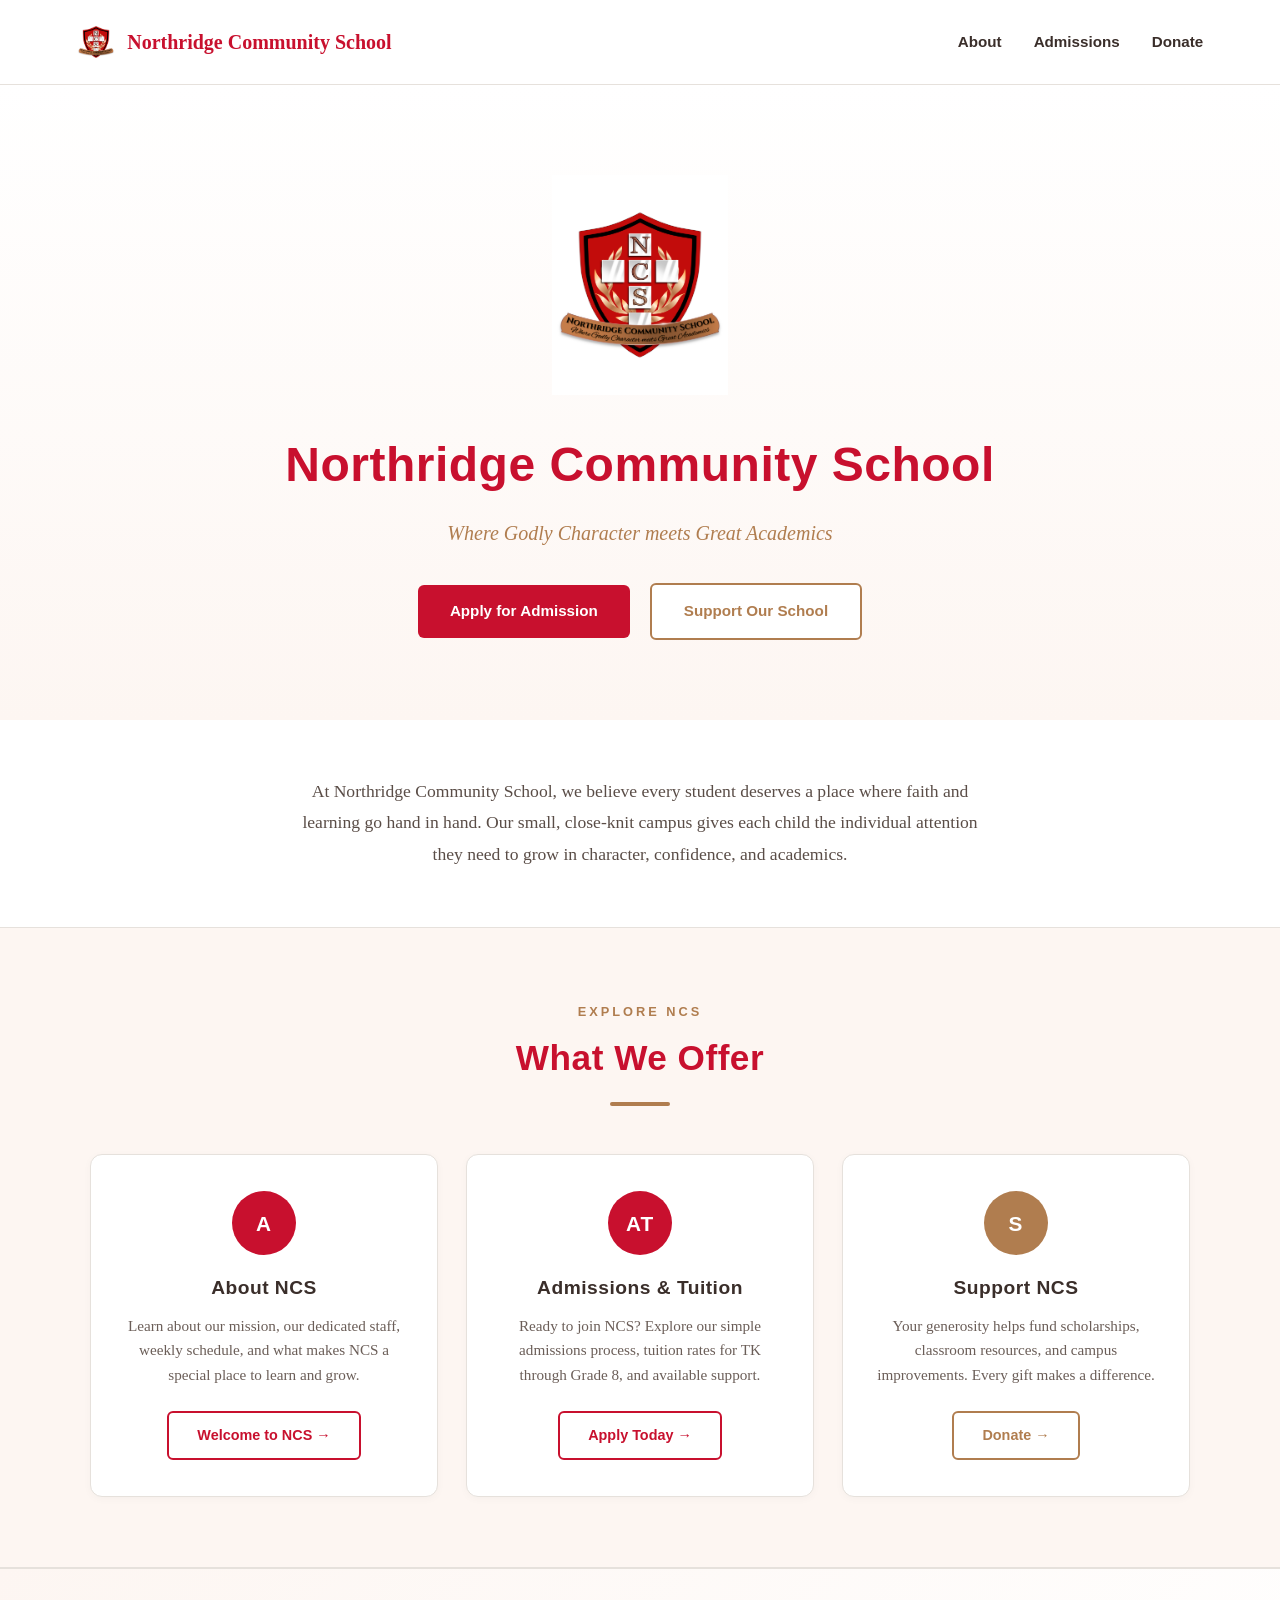
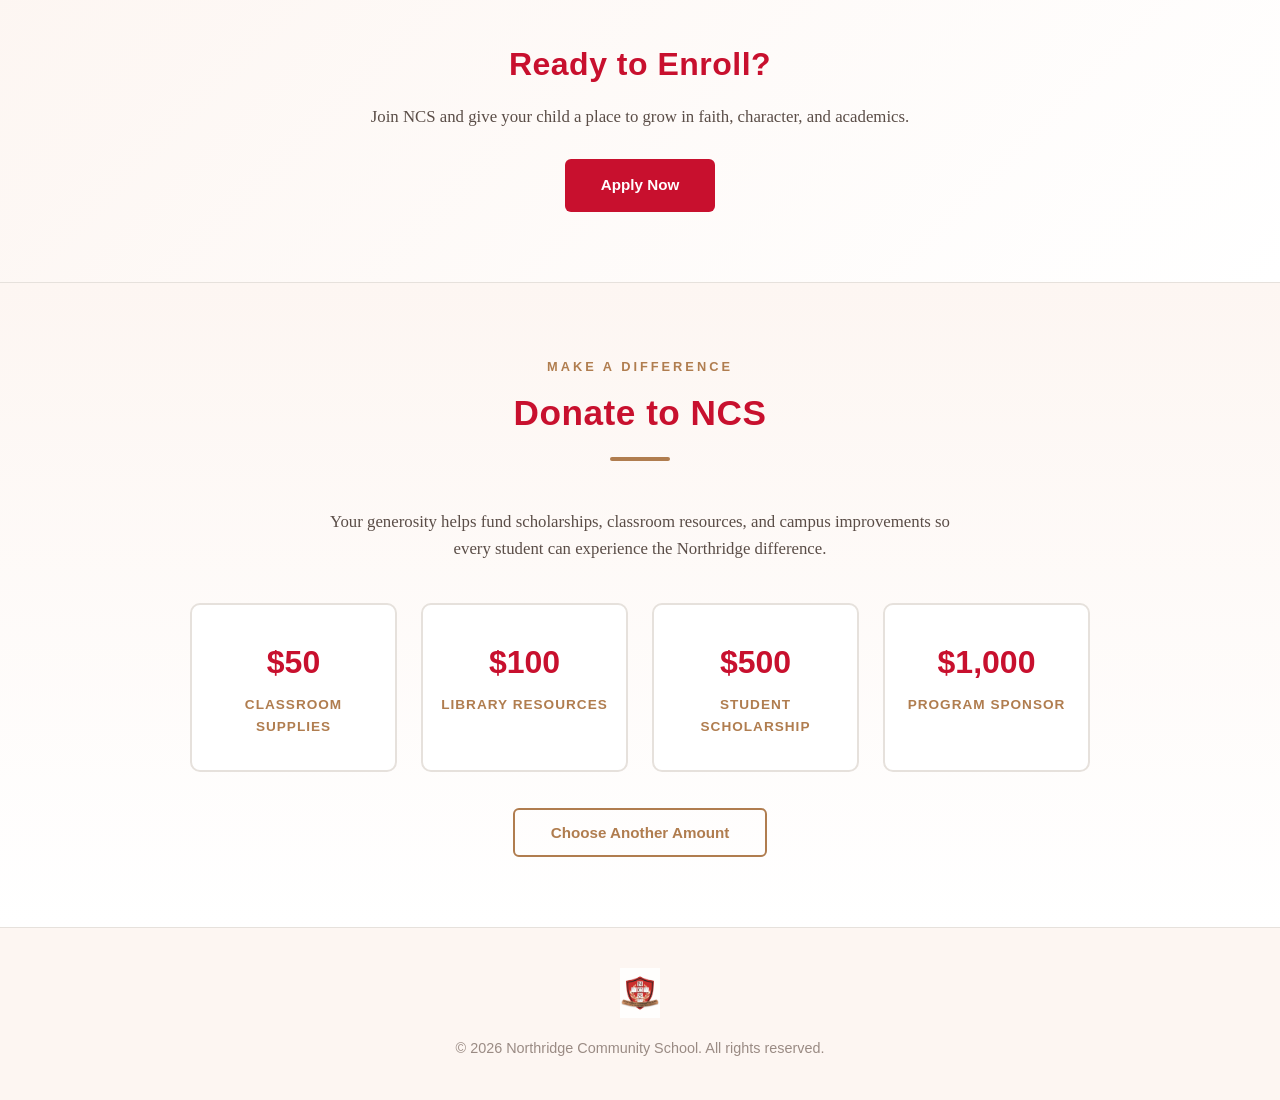
<file: index.html>
<!DOCTYPE html>
<html lang="en">
<head>
<meta charset="UTF-8">
<meta name="viewport" content="width=device-width, initial-scale=1.0">
<title>Northridge Community School</title>
<link rel="stylesheet" href="styles.css">
<style>
  .hero{text-align:center;padding:90px 6% 80px;background:linear-gradient(180deg,#fff 0%,#fdf6f2 100%);}
  .hero img.crest{height:220px;margin-bottom:24px;}
  .hero h1{font-size:3rem;color:var(--red);margin-bottom:14px;}
  .hero p.tagline{font-family:Georgia,serif;font-style:italic;font-size:1.25rem;margin-bottom:34px;position:relative;display:inline-block;background:linear-gradient(100deg,var(--bronze) 0%,var(--bronze) 40%,#ffe9b8 48%,#fff6e0 50%,#ffe9b8 52%,var(--bronze) 60%,var(--bronze) 100%);background-size:300% 100%;background-position:100% 0;-webkit-background-clip:text;background-clip:text;color:transparent;animation:shimmer 9s ease-in-out infinite;}
  .hero p.tagline::after{content:"✦";position:absolute;right:-38px;top:50%;transform:translateY(-50%) scale(0) rotate(0deg);color:var(--red);font-size:2.1rem;text-shadow:0 0 10px #fff,0 0 24px var(--bronze-light),0 0 40px rgba(200,16,46,0.65),0 0 60px rgba(200,16,46,0.35);animation:sparkle-pop 9s ease-in-out infinite;z-index:2;}
  .hero p.tagline::before{content:"✦";position:absolute;right:-16px;top:14%;transform:translateY(-50%) scale(0) rotate(0deg);color:var(--bronze);font-size:1.05rem;text-shadow:0 0 8px #fff,0 0 16px var(--bronze-light),0 0 28px rgba(176,125,79,0.5);animation:sparkle-pop-small 9s ease-in-out infinite;z-index:2;}
  @keyframes shimmer{0%{background-position:200% 0;}65%{background-position:-100% 0;}100%{background-position:-100% 0;}}
  @keyframes sparkle-pop{0%,48%{opacity:0;transform:translateY(-50%) scale(0.1) rotate(-30deg);}58%{opacity:1;transform:translateY(-50%) scale(2.1) rotate(20deg);}68%{opacity:1;transform:translateY(-50%) scale(1.3) rotate(0deg);}85%,100%{opacity:0;transform:translateY(-50%) scale(0.1) rotate(25deg);}}
  @keyframes sparkle-pop-small{0%,52%{opacity:0;transform:translateY(-50%) scale(0.1) rotate(15deg);}62%{opacity:1;transform:translateY(-50%) scale(1.9) rotate(-20deg);}72%{opacity:1;transform:translateY(-50%) scale(1.1) rotate(0deg);}88%,100%{opacity:0;transform:translateY(-50%) scale(0.1) rotate(-15deg);}}
  @media(prefers-reduced-motion:reduce){.hero p.tagline{animation:none;background-position:-100% 0;}.hero p.tagline::after,.hero p.tagline::before{animation:none;opacity:1;transform:translateY(-50%) scale(1) rotate(0deg);}}
  .hero-buttons a{display:inline-block;padding:14px 32px;margin:0 8px;border-radius:6px;font-family:'Trebuchet MS',sans-serif;font-weight:700;text-decoration:none;font-size:0.95rem;transition:transform 0.15s,box-shadow 0.15s;}
  .hero-buttons a:hover{transform:translateY(-2px);box-shadow:0 6px 14px rgba(0,0,0,0.12);}
  .intro-strip{text-align:center;padding:56px 6%;background:#fff;border-bottom:1px solid var(--grey-line);}
  .intro-strip p{max-width:700px;margin:0 auto;font-size:1.1rem;color:#5a4d47;line-height:1.8;}
  .preview-section{background:#fdf6f2;border-bottom:1px solid var(--grey-line);}
  .preview-grid{display:grid;grid-template-columns:repeat(3,1fr);gap:28px;max-width:1100px;margin:0 auto;}
  .preview-card{background:#fff;border:1px solid var(--grey-line);border-radius:12px;padding:36px 28px;text-align:center;box-shadow:0 2px 8px rgba(0,0,0,0.03);display:flex;flex-direction:column;align-items:center;}
  .preview-icon{width:64px;height:64px;border-radius:50%;background:var(--red);display:flex;align-items:center;justify-content:center;margin:0 auto 18px;font-size:1.6rem;}
  .preview-card h3{font-size:1.2rem;color:var(--ink);margin-bottom:10px;}
  .preview-card p{font-size:0.95rem;color:#6b5e58;margin-bottom:24px;flex:1;}
  .preview-link{display:inline-block;padding:11px 28px;border-radius:6px;font-family:'Trebuchet MS',sans-serif;font-weight:700;font-size:0.9rem;text-decoration:none;border:2px solid var(--red);color:var(--red);transition:all 0.2s;}
  .preview-link:hover{background:var(--red);color:#fff;}
  .preview-card.donate-preview .preview-link{border-color:var(--bronze);color:var(--bronze);}
  .preview-card.donate-preview .preview-link:hover{background:var(--bronze);color:#fff;}
  @media(max-width:900px){.preview-grid{grid-template-columns:1fr;max-width:480px;}}
  @media(max-width:600px){
    .hero{padding:56px 6%;}
    .hero img.crest{height:130px;margin-bottom:18px;}
    .hero h1{font-size:1.7rem;line-height:1.2;}
    .hero p.tagline{font-size:1.05rem;}
    .hero p.tagline::after{right:-18px;font-size:1.6rem;}
    .hero p.tagline::before{right:-2px;font-size:0.9rem;}
    .hero-buttons{display:flex;flex-direction:column;gap:12px;align-items:center;}
    .hero-buttons a{width:100%;max-width:280px;margin:0;text-align:center;}
    .intro-strip{padding:40px 6%;}
    .intro-strip p{font-size:1rem;}
  }
</style>
</head>
<body>

<nav>
  <a href="index.html" class="brand">
    <img src="logo.png" alt="NCS Crest">
    <span>Northridge Community School</span>
  </a>
  <ul class="nav-links" id="navLinks">
    <li><a href="about.html">About</a></li>
    <li><a href="admissions.html">Admissions</a></li>
    <li><a href="#donate">Donate</a></li>
  </ul>
  <button class="menu-toggle" id="menuToggle" aria-label="Toggle navigation" aria-expanded="false">
    <span></span><span></span><span></span>
  </button>
</nav>

<section class="hero">
  <img class="crest" src="logo.png" alt="Northridge Community School Crest">
  <h1>Northridge Community School</h1>
  <p class="tagline">Where Godly Character meets Great Academics</p>
  <div class="hero-buttons">
    <a href="admissions.html" class="btn-primary">Apply for Admission</a>
    <a href="#donate" class="btn-secondary">Support Our School</a>
  </div>
</section>

<div class="intro-strip">
  <p>At Northridge Community School, we believe every student deserves a place where faith and learning go hand in hand. Our small, close-knit campus gives each child the individual attention they need to grow in character, confidence, and academics.</p>
</div>

<section class="preview-section">
  <div class="section-header">
    <span class="eyebrow">Explore NCS</span>
    <h2>What We Offer</h2>
    <div class="divider"></div>
  </div>
  <div class="preview-grid">
    <div class="preview-card">
      <div class="preview-icon-text">A</div>
      <h3>About NCS</h3>
      <p>Learn about our mission, our dedicated staff, weekly schedule, and what makes NCS a special place to learn and grow.</p>
      <a href="about.html" class="preview-link">Welcome to NCS →</a>
    </div>
    <div class="preview-card">
      <div class="preview-icon-text">AT</div>
      <h3>Admissions &amp; Tuition</h3>
      <p>Ready to join NCS? Explore our simple admissions process, tuition rates for TK through Grade 8, and available support.</p>
      <a href="admissions.html" class="preview-link">Apply Today →</a>
    </div>
    <div class="preview-card donate-preview">
      <div class="preview-icon-text bronze">S</div>
      <h3>Support NCS</h3>
      <p>Your generosity helps fund scholarships, classroom resources, and campus improvements. Every gift makes a difference.</p>
      <a href="#donate" class="preview-link">Donate →</a>
    </div>
  </div>
</section>

<section class="enroll-cta">
  <h2>Ready to Enroll?</h2>
  <p>Join NCS and give your child a place to grow in faith, character, and academics.</p>
  <a href="admissions.html" class="btn-primary">Apply Now</a>
</section>

<section id="donate" class="donate-section">
  <div class="section-header">
    <span class="eyebrow">Make a Difference</span>
    <h2>Donate to NCS</h2>
    <div class="divider"></div>
  </div>
  <p class="lead">Your generosity helps fund scholarships, classroom resources, and campus improvements so every student can experience the Northridge difference.</p>
  <div class="donate-grid">
    <div class="donate-card"><div class="amount">$50</div><div class="label">Classroom Supplies</div></div>
    <div class="donate-card"><div class="amount">$100</div><div class="label">Library Resources</div></div>
    <div class="donate-card"><div class="amount">$500</div><div class="label">Student Scholarship</div></div>
    <div class="donate-card"><div class="amount">$1,000</div><div class="label">Program Sponsor</div></div>
  </div>
  <button class="donate-custom">Choose Another Amount</button>
</section>

<footer>
  <img class="crest-small" src="logo.png" alt="NCS Crest">
  <p>&copy; 2026 Northridge Community School. All rights reserved.</p>
</footer>

<script src="shared.js"></script>
</body>
</html>
</file>
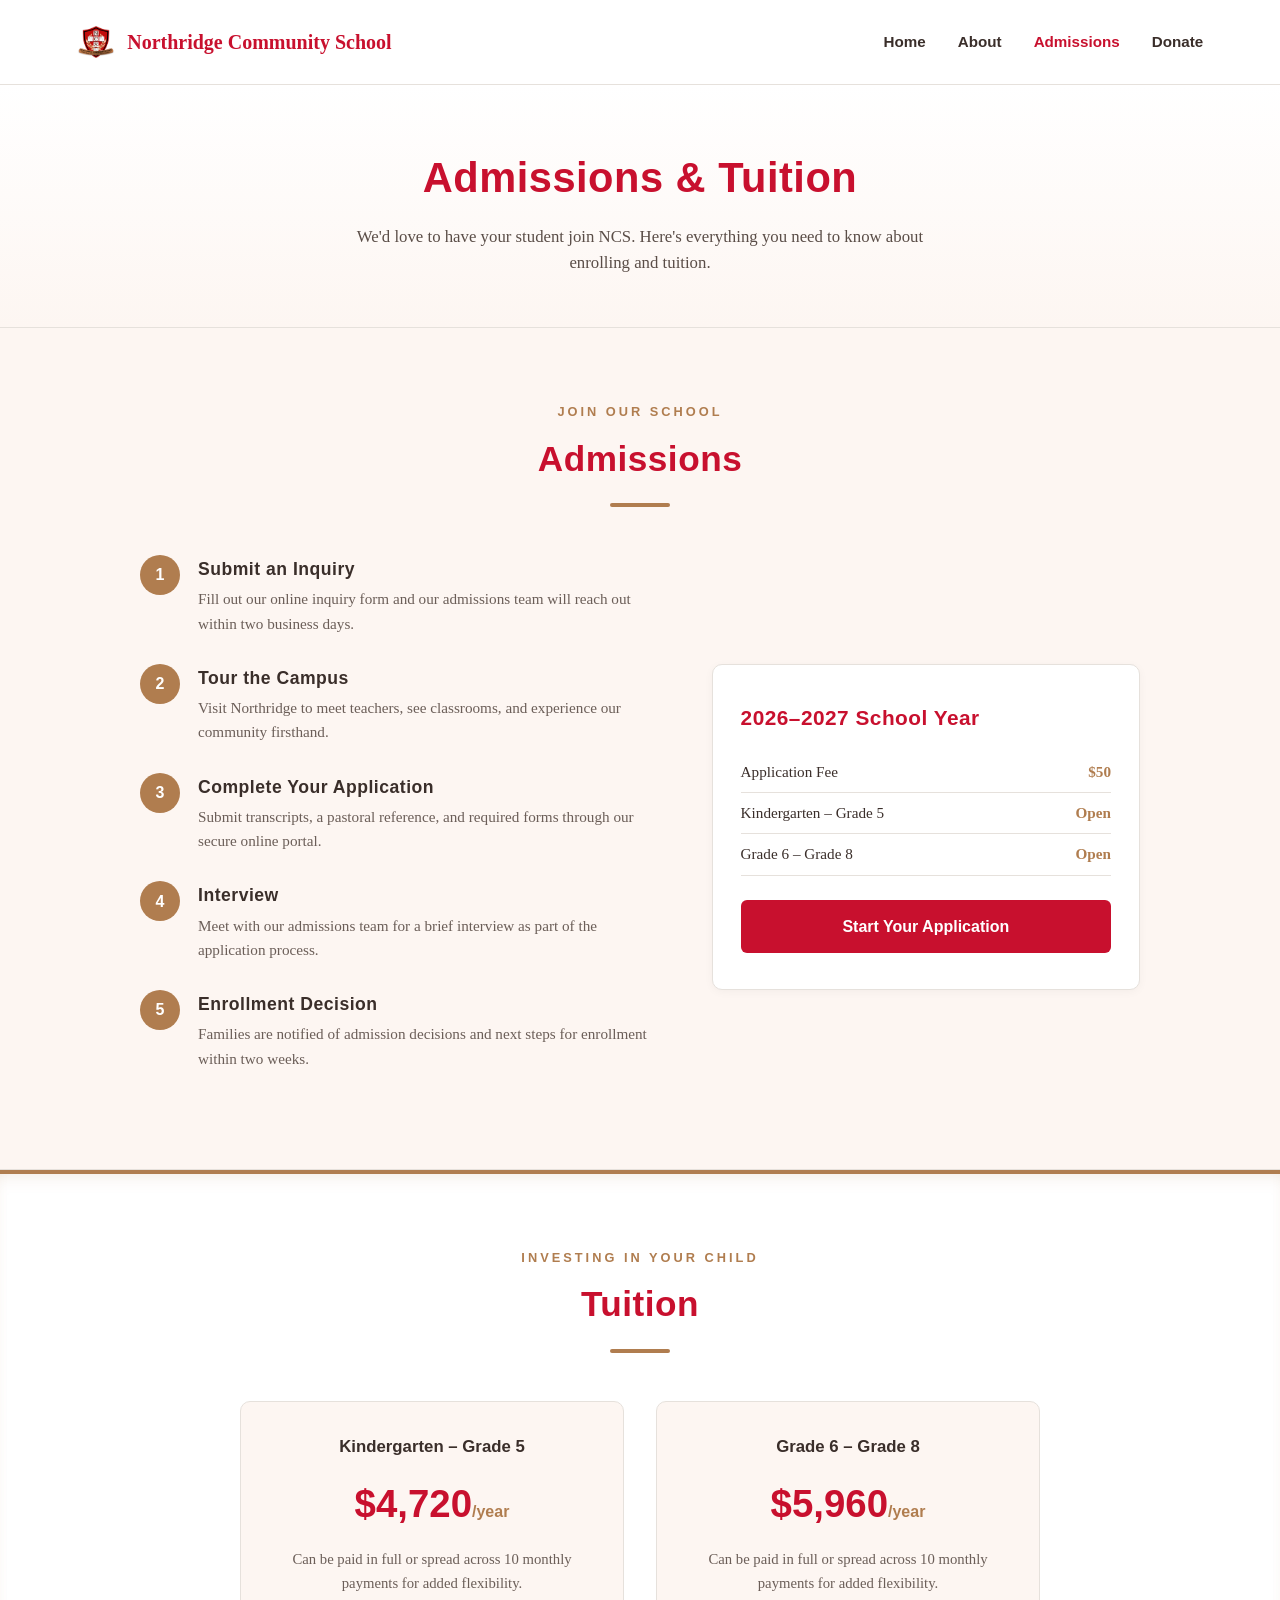
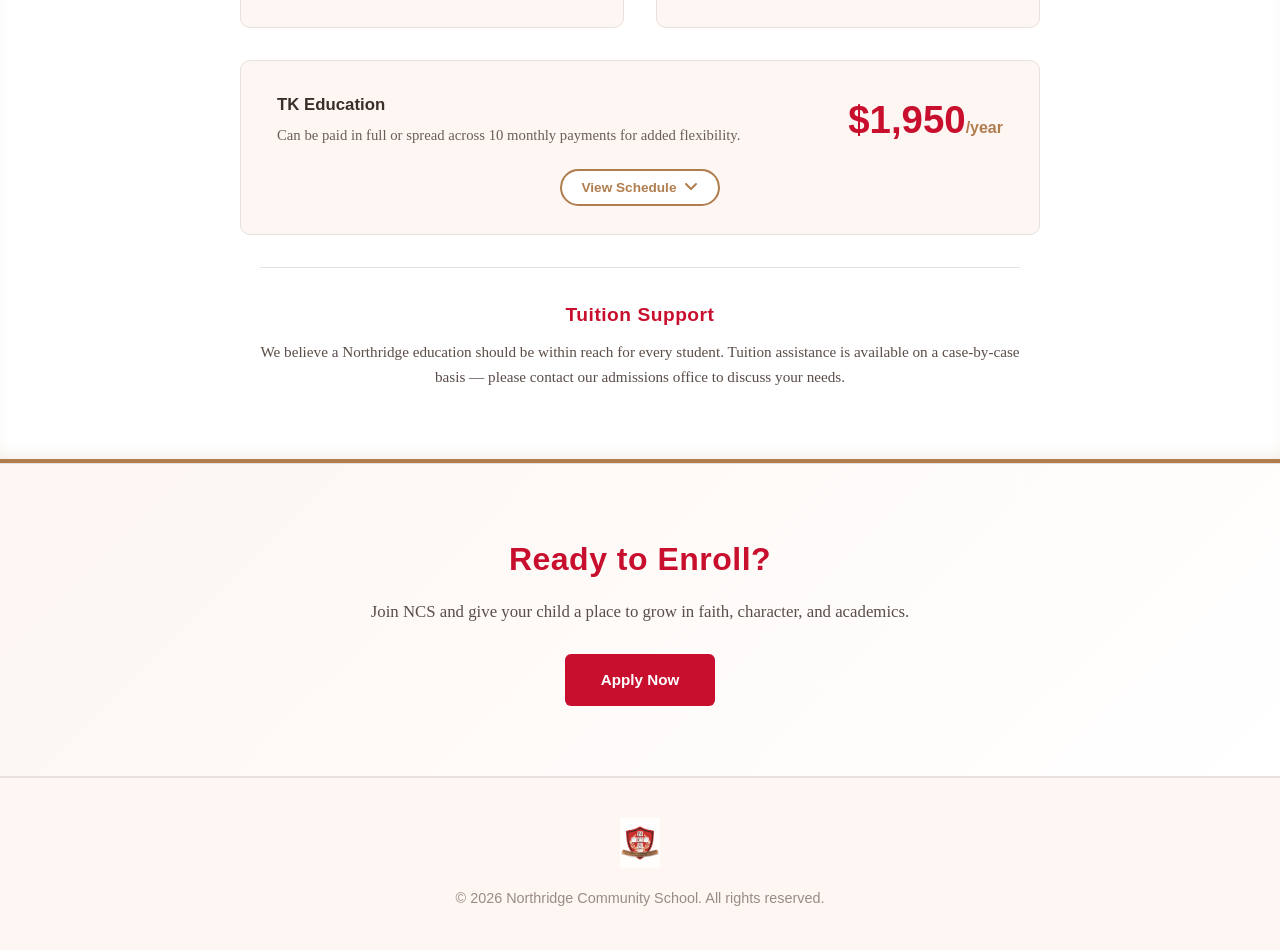
<file: admissions.html>
<!DOCTYPE html>
<html lang="en">
<head>
<meta charset="UTF-8">
<meta name="viewport" content="width=device-width, initial-scale=1.0">
<title>Admissions & Tuition | Northridge Community School</title>
<link rel="stylesheet" href="styles.css">
</head>
<body>

<nav>
  <a href="index.html" class="brand">
    <img src="logo.png" alt="NCS Crest">
    <span>Northridge Community School</span>
  </a>
  <ul class="nav-links" id="navLinks">
    <li><a href="index.html">Home</a></li>
    <li><a href="about.html">About</a></li>
    <li><a href="admissions.html" class="active">Admissions</a></li>
    <li><a href="index.html#donate">Donate</a></li>
  </ul>
  <button class="menu-toggle" id="menuToggle" aria-label="Toggle navigation" aria-expanded="false">
    <span></span><span></span><span></span>
  </button>
</nav>

<div class="page-header">
  <h1>Admissions &amp; Tuition</h1>
  <p>We'd love to have your student join NCS. Here's everything you need to know about enrolling and tuition.</p>
</div>

<!-- ADMISSIONS -->
<section id="admissions" class="section-alt">
  <div class="section-header">
    <span class="eyebrow">Join Our School</span>
    <h2>Admissions</h2>
    <div class="divider"></div>
  </div>
  <div class="admissions-wrap">
    <ol class="steps">
      <li>
        <div>
          <h3>Submit an Inquiry</h3>
          <p>Fill out our online inquiry form and our admissions team will reach out within two business days.</p>
        </div>
      </li>
      <li>
        <div>
          <h3>Tour the Campus</h3>
          <p>Visit Northridge to meet teachers, see classrooms, and experience our community firsthand.</p>
        </div>
      </li>
      <li>
        <div>
          <h3>Complete Your Application</h3>
          <p>Submit transcripts, a pastoral reference, and required forms through our secure online portal.</p>
        </div>
      </li>
      <li>
        <div>
          <h3>Interview</h3>
          <p>Meet with our admissions team for a brief interview as part of the application process.</p>
        </div>
      </li>
      <li>
        <div>
          <h3>Enrollment Decision</h3>
          <p>Families are notified of admission decisions and next steps for enrollment within two weeks.</p>
        </div>
      </li>
    </ol>
    <div class="admissions-card">
      <h3>2026–2027 School Year</h3>
      <ul>
        <li><span>Application Fee</span><span>$50</span></li>
        <li><span>Kindergarten – Grade 5</span><span>Open</span></li>
        <li><span>Grade 6 – Grade 8</span><span>Open</span></li>
      </ul>
      <a href="#">Start Your Application</a>
    </div>
  </div>
</section>

<!-- TUITION -->
<section id="tuition" class="section-tuition">
  <div class="section-header">
    <span class="eyebrow">Investing in Your Child</span>
    <h2>Tuition</h2>
    <div class="divider"></div>
  </div>
  <div class="tuition-grid">
    <div class="tuition-card">
      <div class="tuition-grade">Kindergarten – Grade 5</div>
      <div class="tuition-amount">$4,720<span>/year</span></div>
      <p>Can be paid in full or spread across 10 monthly payments for added flexibility.</p>
    </div>
    <div class="tuition-card">
      <div class="tuition-grade">Grade 6 – Grade 8</div>
      <div class="tuition-amount">$5,960<span>/year</span></div>
      <p>Can be paid in full or spread across 10 monthly payments for added flexibility.</p>
    </div>
  </div>
  <div class="tuition-card tuition-card-wide tuition-card-expandable" id="tkCard">
    <div class="tuition-wide-main">
      <div class="tuition-wide-text">
        <div class="tuition-grade">TK Education</div>
        <p>Can be paid in full or spread across 10 monthly payments for added flexibility.</p>
      </div>
      <div class="tuition-amount">$1,950<span>/year</span></div>
    </div>
    <button class="tuition-toggle" id="tkToggle" aria-expanded="false">
      <span>View Schedule</span>
      <svg class="tuition-arrow" width="14" height="14" viewBox="0 0 14 14" fill="none" xmlns="http://www.w3.org/2000/svg">
        <path d="M2 4L7 9L12 4" stroke="currentColor" stroke-width="2" stroke-linecap="round" stroke-linejoin="round"/>
      </svg>
    </button>
    <div class="tuition-details" id="tkDetails">
      <p>TK students attend campus on <strong>Wednesdays and Fridays</strong>.</p>
    </div>
  </div>
  <div class="tuition-note">
    <h3>Tuition Support</h3>
    <p>We believe a Northridge education should be within reach for every student. Tuition assistance is available on a case-by-case basis — please contact our admissions office to discuss your needs.</p>
  </div>
</section>

<section class="enroll-cta">
  <h2>Ready to Enroll?</h2>
  <p>Join NCS and give your child a place to grow in faith, character, and academics.</p>
  <a href="#admissions" class="btn-primary">Apply Now</a>
</section>

<footer>
  <img class="crest-small" src="logo.png" alt="NCS Crest">
  <p>&copy; 2026 Northridge Community School. All rights reserved.</p>
</footer>

<script src="shared.js"></script>
</body>
</html>
</file>
<file: styles.css>
:root{
  --red:#C8102E;
  --bronze:#B07D4F;
  --bronze-light:#D9B48F;
  --cream:#FFFFFF;
  --ink:#3A2E2A;
  --grey-line:#E6E1DC;
}
*{box-sizing:border-box;margin:0;padding:0;}
html{overflow-x:hidden;}
body{font-family:'Georgia','Times New Roman',serif;color:var(--ink);background:#fff;line-height:1.6;overflow-x:hidden;width:100%;}
h1,h2,h3{font-family:'Trebuchet MS','Helvetica Neue',sans-serif;font-weight:700;letter-spacing:0.5px;}

/* NAV */
nav{display:flex;align-items:center;justify-content:space-between;padding:18px 6%;background:#fff;border-bottom:1px solid var(--grey-line);position:sticky;top:0;z-index:100;}
.brand{display:flex;align-items:center;gap:12px;}
.brand img{height:48px;}
.brand span{font-size:1.25rem;color:var(--red);font-weight:700;}
.nav-links{display:flex;gap:32px;list-style:none;}
.nav-links a{text-decoration:none;color:var(--ink);font-family:'Trebuchet MS',sans-serif;font-size:0.95rem;font-weight:600;transition:color 0.2s;}
.nav-links a:hover,.nav-links a.active{color:var(--red);}
.menu-toggle{display:none;flex-direction:column;gap:5px;background:none;border:none;cursor:pointer;padding:8px;}
.menu-toggle span{display:block;width:24px;height:3px;background:var(--red);border-radius:2px;transition:transform 0.2s,opacity 0.2s;}
.menu-toggle.open span:nth-child(1){transform:translateY(8px) rotate(45deg);}
.menu-toggle.open span:nth-child(2){opacity:0;}
.menu-toggle.open span:nth-child(3){transform:translateY(-8px) rotate(-45deg);}

/* PAGE HEADER */
.page-header{text-align:center;padding:60px 6% 50px;background:linear-gradient(180deg,#fff 0%,#fdf6f2 100%);}
.page-header h1{font-size:2.6rem;color:var(--red);margin-bottom:12px;}
.page-header p{font-size:1.05rem;color:#5a4d47;max-width:600px;margin:0 auto;}

/* SECTIONS */
section{padding:70px 6%;}
.section-alt{background:#fdf6f2;border-top:1px solid var(--grey-line);border-bottom:1px solid var(--grey-line);}
.section-tuition{background:#fff;border-top:4px solid var(--bronze);border-bottom:4px solid var(--bronze);box-shadow:inset 0 12px 24px -20px rgba(176,125,79,0.4),inset 0 -12px 24px -20px rgba(176,125,79,0.4);}
.section-header{text-align:center;margin-bottom:48px;}
.section-header .eyebrow{display:inline-block;color:var(--bronze);font-family:'Trebuchet MS',sans-serif;font-weight:700;font-size:0.8rem;letter-spacing:3px;text-transform:uppercase;margin-bottom:8px;}
.section-header h2{font-size:2.2rem;color:var(--red);}
.divider{width:60px;height:4px;background:var(--bronze);margin:16px auto 0;border-radius:2px;}

/* BUTTONS */
.btn-primary{background:var(--red);color:#fff;}
.btn-secondary{background:#fff;color:var(--bronze);border:2px solid var(--bronze);}

/* ABOUT */
.about-grid{display:grid;grid-template-columns:repeat(4,1fr);gap:28px;max-width:1200px;margin:0 auto;}
.about-card{background:#fff;border:1px solid var(--grey-line);border-radius:10px;padding:32px 24px;text-align:center;box-shadow:0 2px 8px rgba(0,0,0,0.03);}
.about-card .icon{width:56px;height:56px;margin:0 auto 16px;border-radius:50%;background:var(--red);display:flex;align-items:center;justify-content:center;color:#fff;font-size:1.4rem;font-family:'Trebuchet MS',sans-serif;font-weight:700;}
.about-card h3{color:var(--ink);margin-bottom:10px;font-size:1.15rem;}
.about-card p{font-size:0.95rem;color:#6b5e58;}
.about-intro{max-width:760px;margin:0 auto 48px;text-align:center;font-size:1.05rem;color:#5a4d47;}

/* VIDEO PLACEHOLDER */
.video-placeholder{max-width:800px;margin:48px auto 0;aspect-ratio:16/9;background:#fdf6f2;border:2px dashed var(--bronze-light);border-radius:10px;display:flex;align-items:center;justify-content:center;}
.video-placeholder-inner{text-align:center;color:var(--bronze);}
.video-icon{width:60px;height:60px;border-radius:50%;background:var(--bronze);color:#fff;display:flex;align-items:center;justify-content:center;font-size:1.4rem;margin:0 auto 12px;}
.video-placeholder-inner p{font-family:'Trebuchet MS',sans-serif;font-weight:600;font-size:0.95rem;}

/* STATS BANNER */
.stats-banner{max-width:500px;margin:56px auto 0;display:grid;grid-template-columns:1fr;gap:32px;padding-top:48px;border-top:1px solid var(--grey-line);}
.stat-item{text-align:center;padding:8px 16px;}
.stat-number{font-family:'Trebuchet MS',sans-serif;font-weight:700;font-size:3rem;color:var(--red);line-height:1;margin-bottom:12px;display:inline-block;transition:transform 0.2s;}
.stat-number.pop{animation:stat-pop 0.5s ease;}
@keyframes stat-pop{0%{transform:scale(1);}40%{transform:scale(1.25);color:var(--bronze);}100%{transform:scale(1);}}
.stat-item p{font-size:0.95rem;color:#6b5e58;max-width:340px;margin:0 auto;}

/* WEEKLY SCHEDULE BAR */
.schedule-bar{max-width:1200px;margin:40px auto 0;background:#fdf6f2;border:1px solid var(--grey-line);border-radius:10px;padding:28px 32px;}
.schedule-bar h3{text-align:center;color:var(--ink);font-size:1.1rem;margin-bottom:6px;}
.schedule-subtitle{text-align:center;color:var(--bronze);font-family:'Trebuchet MS',sans-serif;font-weight:600;font-size:0.85rem;letter-spacing:0.5px;margin-bottom:24px;}
.schedule-table{display:grid;grid-template-columns:repeat(5,1fr);gap:0 16px;}
.schedule-item{display:flex;flex-direction:column;align-items:center;gap:14px;}
.schedule-item .day-name{font-family:'Trebuchet MS',sans-serif;font-weight:700;font-size:0.95rem;color:var(--ink);padding-bottom:14px;border-bottom:1px solid var(--grey-line);width:100%;text-align:center;}
.day-tag{display:inline-block;padding:5px 18px;border-radius:20px;font-size:0.8rem;font-weight:700;letter-spacing:0.5px;font-family:'Trebuchet MS',sans-serif;}
.day-tag.home{background:var(--bronze);color:#fff;}
.day-tag.campus{background:var(--red);color:#fff;box-shadow:0 0 0 0 rgba(200,16,46,0.55);animation:campus-pulse 2.4s ease-out infinite;}
@keyframes campus-pulse{0%{box-shadow:0 0 0 0 rgba(200,16,46,0.55);}70%{box-shadow:0 0 0 8px rgba(200,16,46,0);}100%{box-shadow:0 0 0 0 rgba(200,16,46,0);}}
@media(prefers-reduced-motion:reduce){.day-tag.campus{animation:none;box-shadow:0 0 0 4px rgba(200,16,46,0.15);}}

/* STAFF */
.staff-grid{display:grid;grid-template-columns:repeat(auto-fit,minmax(180px,1fr));gap:28px;max-width:1100px;margin:0 auto;justify-content:center;}
.staff-card{text-align:center;}
.staff-photo{width:120px;height:120px;border-radius:50%;margin:0 auto 14px;background:linear-gradient(135deg,var(--bronze-light),var(--bronze));display:flex;align-items:center;justify-content:center;color:#fff;font-family:'Trebuchet MS',sans-serif;font-size:1.6rem;font-weight:700;border:4px solid #fff;box-shadow:0 2px 10px rgba(0,0,0,0.08);overflow:hidden;}
.staff-photo img{width:100%;height:100%;object-fit:cover;object-position:center 25%;}
.staff-card h3{font-size:1.05rem;color:var(--ink);margin-bottom:4px;}
.staff-card p{font-size:0.88rem;color:var(--bronze);font-family:'Trebuchet MS',sans-serif;font-weight:600;}

/* EVENTS & SCHEDULE */
.events-section{background:#fff;border-bottom:1px solid var(--grey-line);}
.events-grid{display:grid;grid-template-columns:repeat(2,1fr);gap:32px;max-width:1100px;margin:0 auto;}
.accordion-card{background:#fff;border:1px solid var(--grey-line);border-radius:12px;overflow:hidden;box-shadow:0 2px 10px rgba(0,0,0,0.04);}
.accordion-card-header{display:flex;align-items:center;gap:12px;padding:20px 24px;border-bottom:1px solid var(--grey-line);background:#fdf6f2;}
.accordion-card-icon{font-size:1.4rem;line-height:1;}
.accordion-card-header h3{font-size:1.1rem;color:var(--ink);margin:0;}
.accordion-list{padding:8px 0;}
.accordion-item{border-bottom:1px solid var(--grey-line);}
.accordion-item:last-child{border-bottom:none;}
.accordion-trigger{width:100%;display:flex;align-items:center;gap:12px;padding:14px 24px;background:none;border:none;cursor:pointer;text-align:left;transition:background 0.15s;}
.accordion-trigger:hover{background:#fdf6f2;}
.accordion-item.has-event .accordion-trigger{border-left:3px solid var(--red);}
.accordion-item:not(.has-event) .accordion-trigger{border-left:3px solid var(--grey-line);}
.accordion-day-label{font-family:'Trebuchet MS',sans-serif;font-weight:700;font-size:0.95rem;color:var(--ink);flex:1;}
.accordion-meta{font-size:0.8rem;color:var(--bronze);font-family:'Trebuchet MS',sans-serif;font-weight:600;margin-right:8px;}
.accordion-item:not(.has-event) .accordion-meta{color:#bbb;}
.accordion-arrow{flex-shrink:0;color:var(--bronze);transition:transform 0.25s ease;}
.accordion-trigger[aria-expanded="true"] .accordion-arrow{transform:rotate(180deg);}
.accordion-body{max-height:0;overflow:hidden;transition:max-height 0.3s ease,padding 0.3s ease;padding:0 24px;}
.accordion-body.open{max-height:400px;padding:12px 24px 16px;}
.accordion-empty{font-size:0.88rem;color:#aaa;font-style:italic;margin:0;}
.event-item{display:flex;align-items:flex-start;gap:14px;padding:8px 0;border-bottom:1px solid var(--grey-line);}
.event-item:last-child{border-bottom:none;}
.event-time{font-family:'Trebuchet MS',sans-serif;font-size:0.78rem;font-weight:700;color:var(--red);background:#fff0f2;padding:3px 8px;border-radius:4px;white-space:nowrap;flex-shrink:0;margin-top:2px;}
.event-badge{font-size:1.1rem;flex-shrink:0;margin-top:2px;}
.event-item strong{font-family:'Trebuchet MS',sans-serif;font-size:0.92rem;color:var(--ink);display:block;margin-bottom:2px;}
.event-item p{font-size:0.82rem;color:#888;margin:0;}

/* ADMISSIONS */
.admissions-wrap{max-width:1000px;margin:0 auto;display:grid;grid-template-columns:1.1fr 0.9fr;gap:48px;align-items:center;}
.steps{list-style:none;counter-reset:step;}
.steps li{counter-increment:step;display:flex;gap:18px;margin-bottom:28px;}
.steps li::before{content:counter(step);flex-shrink:0;width:40px;height:40px;border-radius:50%;background:var(--bronze);color:#fff;display:flex;align-items:center;justify-content:center;font-family:'Trebuchet MS',sans-serif;font-weight:700;}
.steps h3{font-size:1.1rem;margin-bottom:4px;color:var(--ink);}
.steps p{font-size:0.95rem;color:#6b5e58;}
.admissions-card{background:#fff;border:1px solid var(--grey-line);border-radius:10px;padding:36px 28px;box-shadow:0 2px 10px rgba(0,0,0,0.04);}
.admissions-card h3{color:var(--red);margin-bottom:18px;font-size:1.3rem;}
.admissions-card ul{list-style:none;margin-bottom:24px;}
.admissions-card ul li{padding:8px 0;border-bottom:1px solid var(--grey-line);display:flex;justify-content:space-between;font-size:0.95rem;}
.admissions-card ul li span:last-child{color:var(--bronze);font-weight:700;}
.admissions-card a{display:block;text-align:center;background:var(--red);color:#fff;padding:14px;border-radius:6px;text-decoration:none;font-family:'Trebuchet MS',sans-serif;font-weight:700;}

/* TUITION */
.tuition-grid{display:grid;grid-template-columns:repeat(2,1fr);gap:32px;max-width:800px;margin:0 auto 32px;}
.tuition-card{background:#fdf6f2;border:1px solid var(--grey-line);border-radius:10px;padding:32px 28px;text-align:center;}
.tuition-grade{font-family:'Trebuchet MS',sans-serif;font-weight:700;color:var(--ink);font-size:1.05rem;margin-bottom:12px;}
.tuition-amount{font-family:'Trebuchet MS',sans-serif;font-weight:700;font-size:2.4rem;color:var(--red);margin-bottom:14px;}
.tuition-amount span{font-size:1rem;font-weight:600;color:var(--bronze);}
.tuition-card p{font-size:0.92rem;color:#6b5e58;}
.tuition-card-wide{max-width:800px;margin:0 auto 32px;padding:28px 36px;}
.tuition-wide-main{display:flex;align-items:center;justify-content:space-between;gap:24px;text-align:left;}
.tuition-wide-text .tuition-grade{margin-bottom:6px;}
.tuition-wide-text p{margin:0;}
.tuition-card-wide .tuition-amount{margin-bottom:0;flex-shrink:0;white-space:nowrap;}
.tuition-card-wide .tuition-toggle{margin:18px auto 0;}
.tuition-toggle{display:flex;align-items:center;justify-content:center;gap:8px;margin:18px auto 0;background:#fff;border:2px solid var(--bronze);color:var(--bronze);font-family:'Trebuchet MS',sans-serif;font-weight:700;font-size:0.85rem;padding:9px 20px;border-radius:24px;cursor:pointer;transition:background 0.2s,color 0.2s;animation:toggle-attention 2.5s ease-in-out infinite;}
.tuition-toggle:hover,.tuition-toggle[aria-expanded="true"]{background:var(--bronze);color:#fff;}
.tuition-arrow{transition:transform 0.25s ease;}
.tuition-toggle[aria-expanded="true"] .tuition-arrow{transform:rotate(180deg);}
@keyframes toggle-attention{0%,100%{box-shadow:0 0 0 0 rgba(176,125,79,0.35);}50%{box-shadow:0 0 0 8px rgba(176,125,79,0);}}
@media(prefers-reduced-motion:reduce){.tuition-toggle{animation:none;}}
.tuition-details{max-height:0;overflow:hidden;transition:max-height 0.3s ease,opacity 0.3s ease,margin-top 0.3s ease;opacity:0;margin-top:0;}
.tuition-details.open{max-height:120px;opacity:1;margin-top:16px;}
.tuition-details p{background:#fff;border:1px solid var(--grey-line);border-radius:8px;padding:12px 16px;font-size:0.9rem;color:var(--ink);}
.tuition-details strong{color:var(--red);}
.tuition-note{max-width:760px;margin:0 auto;text-align:center;border-top:1px solid var(--grey-line);padding-top:32px;}
.tuition-note h3{color:var(--red);font-size:1.2rem;margin-bottom:10px;}
.tuition-note p{font-size:0.95rem;color:#5a4d47;}

/* ENROLL CTA */
.enroll-cta{text-align:center;background:linear-gradient(135deg,#fdf6f2 0%,#fff 100%);border-top:1px solid var(--grey-line);border-bottom:1px solid var(--grey-line);}
.enroll-cta h2{font-size:2rem;color:var(--red);margin-bottom:14px;}
.enroll-cta p{max-width:560px;margin:0 auto 28px;font-size:1.05rem;color:#5a4d47;}
.enroll-cta a{display:inline-block;padding:14px 36px;border-radius:6px;font-family:'Trebuchet MS',sans-serif;font-weight:700;text-decoration:none;font-size:0.95rem;transition:transform 0.15s,box-shadow 0.15s;animation:enroll-pulse 2.6s ease-in-out infinite;}
.enroll-cta a:hover{transform:translateY(-2px);box-shadow:0 6px 14px rgba(0,0,0,0.12);}
@keyframes enroll-pulse{0%,100%{box-shadow:0 0 0 0 rgba(200,16,46,0.4);}50%{box-shadow:0 0 0 10px rgba(200,16,46,0);}}
@media(prefers-reduced-motion:reduce){.enroll-cta a{animation:none;}}

/* DONATE */
.donate-section{background:linear-gradient(180deg,#fdf6f2 0%,#fff 100%);text-align:center;}
.donate-section p.lead{max-width:640px;margin:0 auto 40px;font-size:1.05rem;color:#5a4d47;}
.donate-grid{display:grid;grid-template-columns:repeat(4,1fr);gap:24px;max-width:900px;margin:0 auto 36px;}
.donate-card{background:#fff;border:2px solid var(--grey-line);border-radius:10px;padding:32px 16px;cursor:pointer;transition:border-color 0.2s,transform 0.2s,box-shadow 0.2s;}
.donate-card:hover{border-color:var(--red);transform:translateY(-4px);box-shadow:0 8px 18px rgba(0,0,0,0.08);}
.donate-card .amount{font-family:'Trebuchet MS',sans-serif;font-size:2rem;font-weight:700;color:var(--red);margin-bottom:6px;}
.donate-card .label{font-size:0.85rem;color:var(--bronze);font-weight:600;font-family:'Trebuchet MS',sans-serif;text-transform:uppercase;letter-spacing:1px;}
.donate-custom{font-family:'Trebuchet MS',sans-serif;font-weight:700;background:none;border:2px solid var(--bronze);color:var(--bronze);padding:14px 36px;border-radius:6px;font-size:0.95rem;cursor:pointer;transition:all 0.2s;}
.donate-custom:hover{background:var(--bronze);color:#fff;}

/* FOOTER */
footer{background:#fdf6f2;border-top:1px solid var(--grey-line);padding:40px 6%;text-align:center;font-size:0.9rem;color:#9a8b84;font-family:'Trebuchet MS',sans-serif;}
footer .crest-small{height:50px;margin-bottom:12px;opacity:0.85;}

/* RESPONSIVE */
@media(max-width:900px){
  .about-grid,.staff-grid,.tuition-grid{grid-template-columns:repeat(2,1fr);}
  .admissions-wrap{grid-template-columns:1fr;}
  .donate-grid{grid-template-columns:repeat(2,1fr);}
  .menu-toggle{display:flex;}
  .nav-links{display:none;position:absolute;top:100%;left:0;right:0;flex-direction:column;background:#fff;border-bottom:1px solid var(--grey-line);padding:8px 6% 16px;gap:0;box-shadow:0 8px 16px rgba(0,0,0,0.05);}
  .nav-links.open{display:flex;}
  .nav-links li{border-top:1px solid var(--grey-line);}
  .nav-links a{display:block;padding:14px 4px;}
  .hero h1{font-size:2.2rem;}
  .schedule-table{gap:0 8px;}
  .schedule-item .day-name{font-size:0.85rem;}
  .day-tag{padding:5px 12px;font-size:0.75rem;}
  .events-grid{grid-template-columns:1fr;gap:20px;}
}
@media(max-width:600px){
  nav{padding:14px 5%;}
  .brand span{font-size:1.05rem;}
  .brand img{height:40px;}
  section{padding:48px 6%;}
  .section-header{margin-bottom:32px;}
  .section-header h2{font-size:1.7rem;}
  .about-grid,.tuition-grid,.donate-grid{grid-template-columns:1fr;gap:18px;}
  .about-card{padding:26px 20px;}
  .about-intro{font-size:0.98rem;margin-bottom:32px;}
  .video-placeholder{margin-top:32px;border-radius:8px;}
  .video-icon{width:48px;height:48px;font-size:1.1rem;}
  .schedule-bar{padding:22px 20px;margin-top:28px;}
  .schedule-table{display:flex;flex-direction:column;}
  .schedule-item{flex-direction:row;align-items:center;justify-content:space-between;gap:0;padding:12px 0;border-bottom:1px solid var(--grey-line);}
  .schedule-item:last-child{border-bottom:none;}
  .schedule-item .day-name{border-bottom:none;padding-bottom:0;width:auto;text-align:left;}
  .stats-banner{margin-top:36px;padding-top:32px;gap:28px;}
  .stat-number{font-size:2.4rem;}
  .admissions-wrap{gap:32px;}
  .steps li{gap:14px;margin-bottom:22px;}
  .steps li::before{width:34px;height:34px;font-size:0.9rem;}
  .admissions-card{padding:28px 22px;}
  .tuition-card{padding:26px 20px;}
  .tuition-amount{font-size:2rem;}
  .tuition-card-wide{padding:24px 20px;}
  .tuition-wide-main{flex-direction:column;align-items:center;text-align:center;gap:14px;}
  .tuition-wide-text p{text-align:center;}
  .staff-grid{grid-template-columns:none;grid-auto-flow:column;grid-auto-columns:140px;overflow-x:auto;gap:24px;margin:0 -6%;padding:4px 6% 12px;scroll-snap-type:x mandatory;-webkit-overflow-scrolling:touch;scrollbar-width:none;justify-content:flex-start;}
  .staff-grid::-webkit-scrollbar{display:none;}
  .staff-card{scroll-snap-align:start;flex-shrink:0;}
  .staff-photo{width:100px;height:100px;font-size:1.4rem;}
  .page-header{padding:40px 6% 36px;}
  .page-header h1{font-size:1.9rem;}
}

/* Clickable brand logo */
.brand{ text-decoration:none; }
.brand:hover span{ text-decoration:underline; }

/* Preview icon letters */
.preview-icon-text{
  width:64px;height:64px;border-radius:50%;background:var(--red);
  display:flex;align-items:center;justify-content:center;
  margin:0 auto 18px;
  font-family:'Trebuchet MS',sans-serif;font-weight:700;
  font-size:1.3rem;color:#fff;letter-spacing:1px;
}
.preview-icon-text.bronze{ background:var(--bronze); }
</file>
